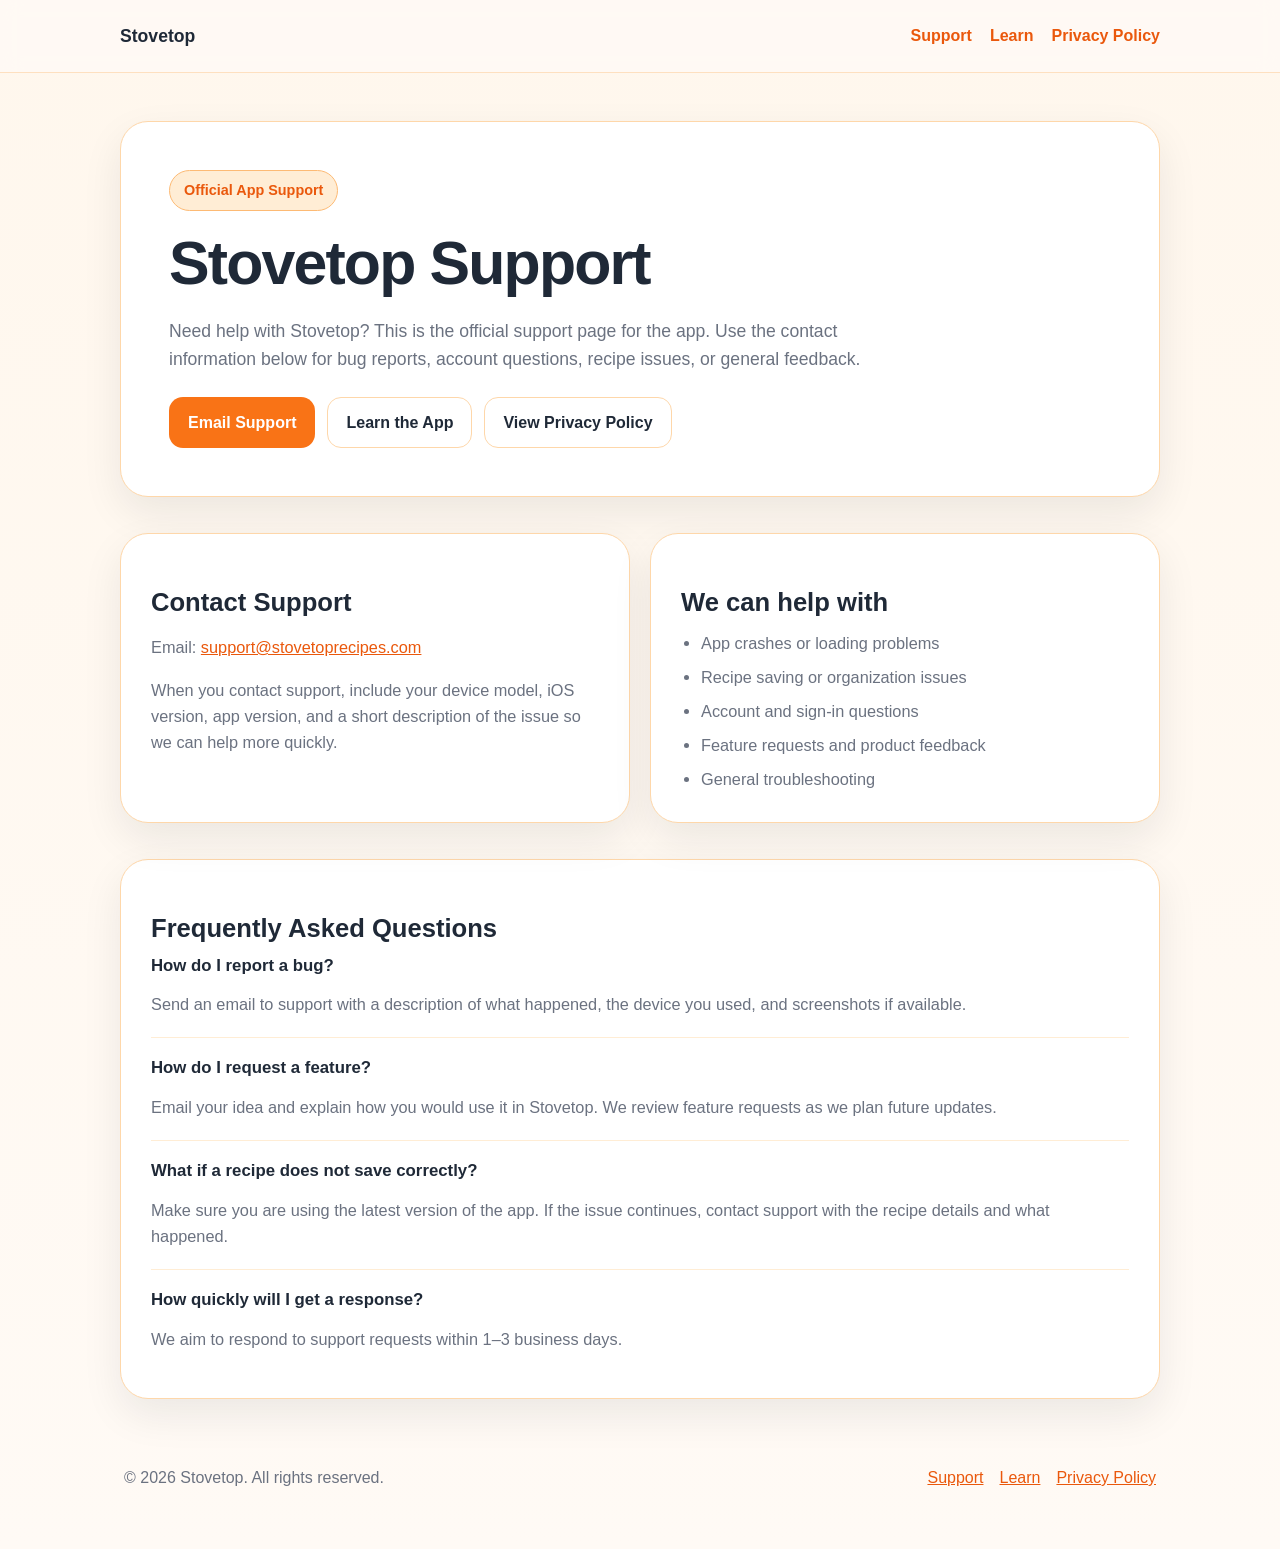
<file: index.html>
<!DOCTYPE html>
<html lang="en">
<head>
  <meta charset="UTF-8" />
  <meta name="viewport" content="width=device-width, initial-scale=1.0" />
  <title>Stovetop Support</title>
  <meta name="description" content="Official support page for the Stovetop app." />
  <link rel="stylesheet" href="styles.css" />
</head>
<body>
  <header class="site-header">
    <div class="container nav">
      <a class="brand" href="index.html">Stovetop</a>
      <nav>
        <a href="index.html">Support</a>
        <a href="learn.html">Learn</a>
        <a href="privacy.html">Privacy Policy</a>
      </nav>
    </div>
  </header>

  <main>
    <section class="hero">
      <div class="container hero-card">
        <div class="eyebrow">Official App Support</div>
        <h1>Stovetop Support</h1>
        <p class="lead">
          Need help with Stovetop? This is the official support page for the app.
          Use the contact information below for bug reports, account questions,
          recipe issues, or general feedback.
        </p>
        <div class="button-row">
          <a class="button primary" href="mailto:support@stovetoprecipes.com">Email Support</a>
          <a class="button secondary" href="learn.html">Learn the App</a>
          <a class="button secondary" href="privacy.html">View Privacy Policy</a>
        </div>
      </div>
    </section>

    <section class="section">
      <div class="container grid two">
        <article class="card">
          <h2>Contact Support</h2>
          <p>
            Email: <a href="mailto:support@stovetoprecipes.com">support@stovetoprecipes.com</a>
          </p>
          <p>
            When you contact support, include your device model, iOS version, app version,
            and a short description of the issue so we can help more quickly.
          </p>
        </article>

        <article class="card">
          <h2>We can help with</h2>
          <ul class="clean-list">
            <li>App crashes or loading problems</li>
            <li>Recipe saving or organization issues</li>
            <li>Account and sign-in questions</li>
            <li>Feature requests and product feedback</li>
            <li>General troubleshooting</li>
          </ul>
        </article>
      </div>
    </section>

    <section class="section">
      <div class="container">
        <article class="card">
          <h2>Frequently Asked Questions</h2>

          <div class="faq-item">
            <h3>How do I report a bug?</h3>
            <p>
              Send an email to support with a description of what happened, the device you used,
              and screenshots if available.
            </p>
          </div>

          <div class="faq-item">
            <h3>How do I request a feature?</h3>
            <p>
              Email your idea and explain how you would use it in Stovetop. We review feature
              requests as we plan future updates.
            </p>
          </div>

          <div class="faq-item">
            <h3>What if a recipe does not save correctly?</h3>
            <p>
              Make sure you are using the latest version of the app. If the issue continues,
              contact support with the recipe details and what happened.
            </p>
          </div>

          <div class="faq-item">
            <h3>How quickly will I get a response?</h3>
            <p>
              We aim to respond to support requests within 1–3 business days.
            </p>
          </div>
        </article>
      </div>
    </section>
  </main>

  <footer class="site-footer">
    <div class="container footer-wrap">
      <div>© 2026 Stovetop. All rights reserved.</div>
      <div class="footer-links">
        <a href="index.html">Support</a>
        <a href="learn.html">Learn</a>
        <a href="privacy.html">Privacy Policy</a>
      </div>
    </div>
  </footer>
</body>
</html>
</file>
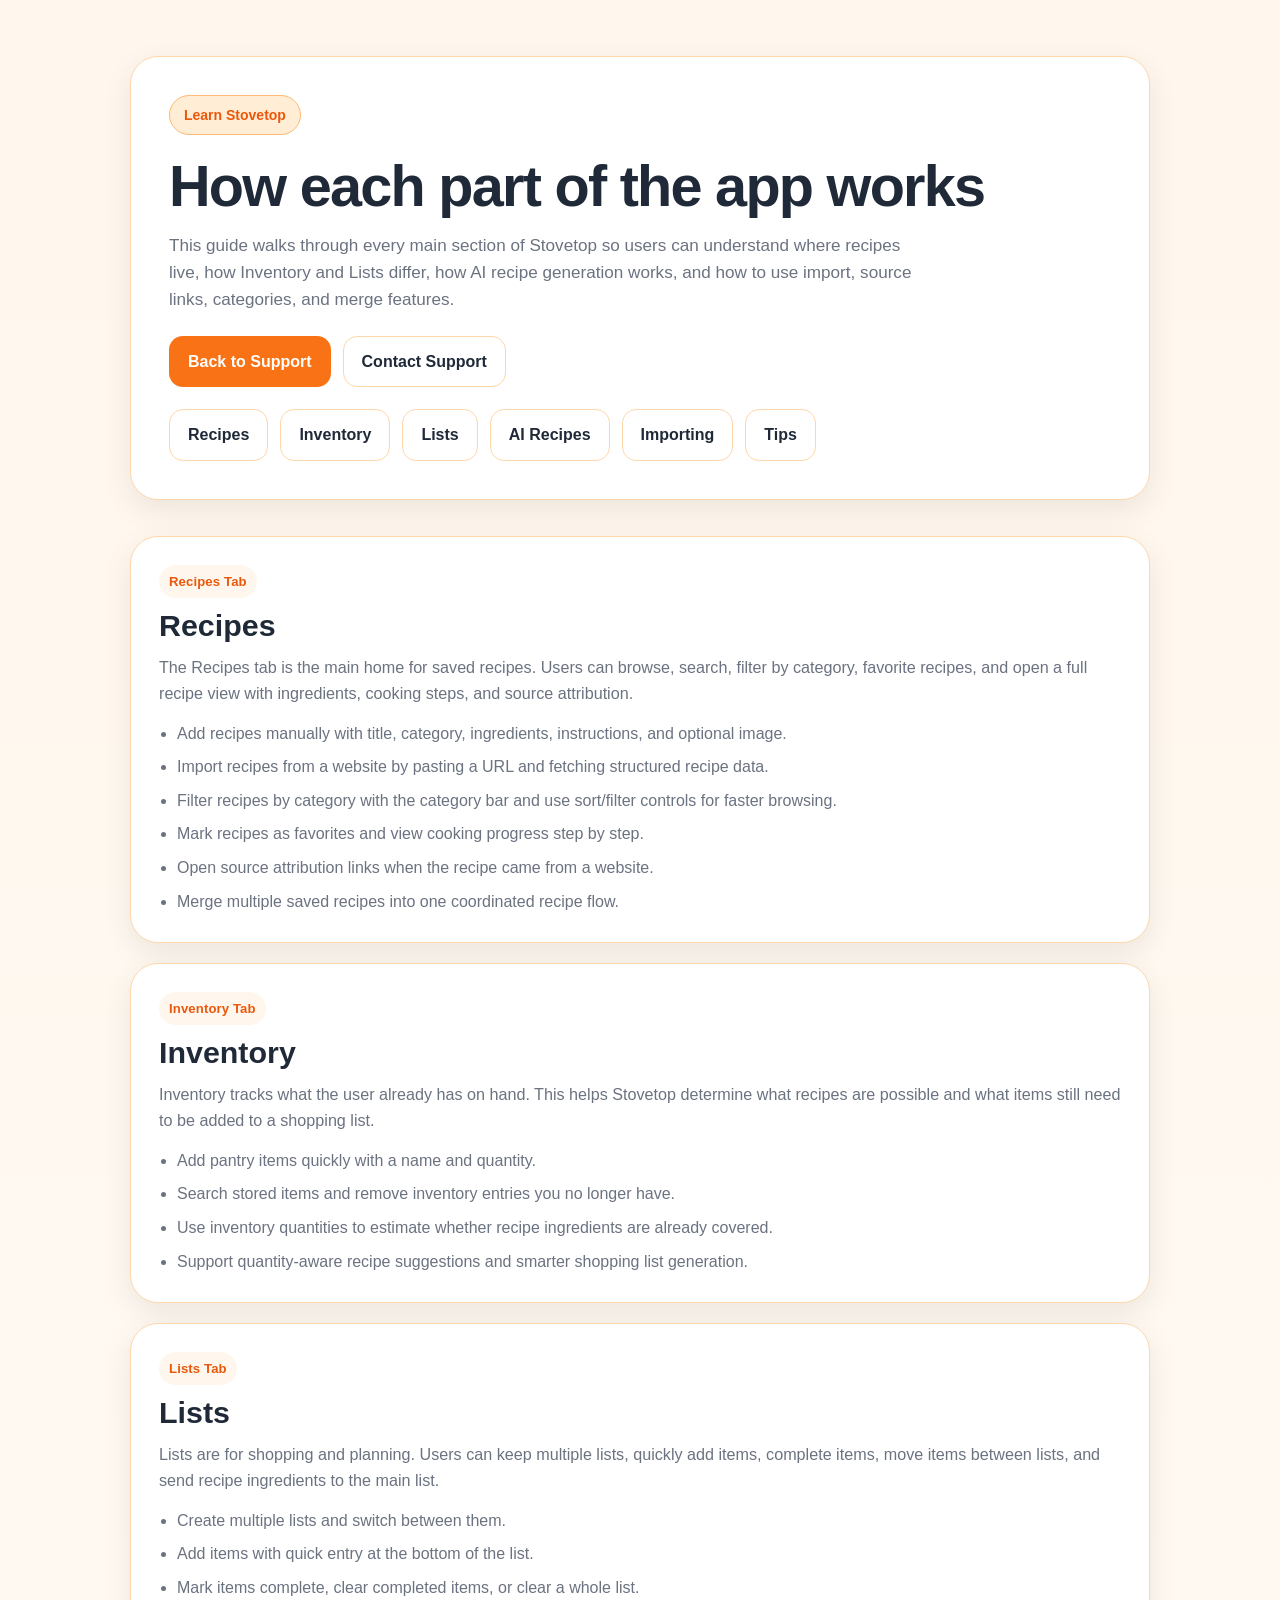
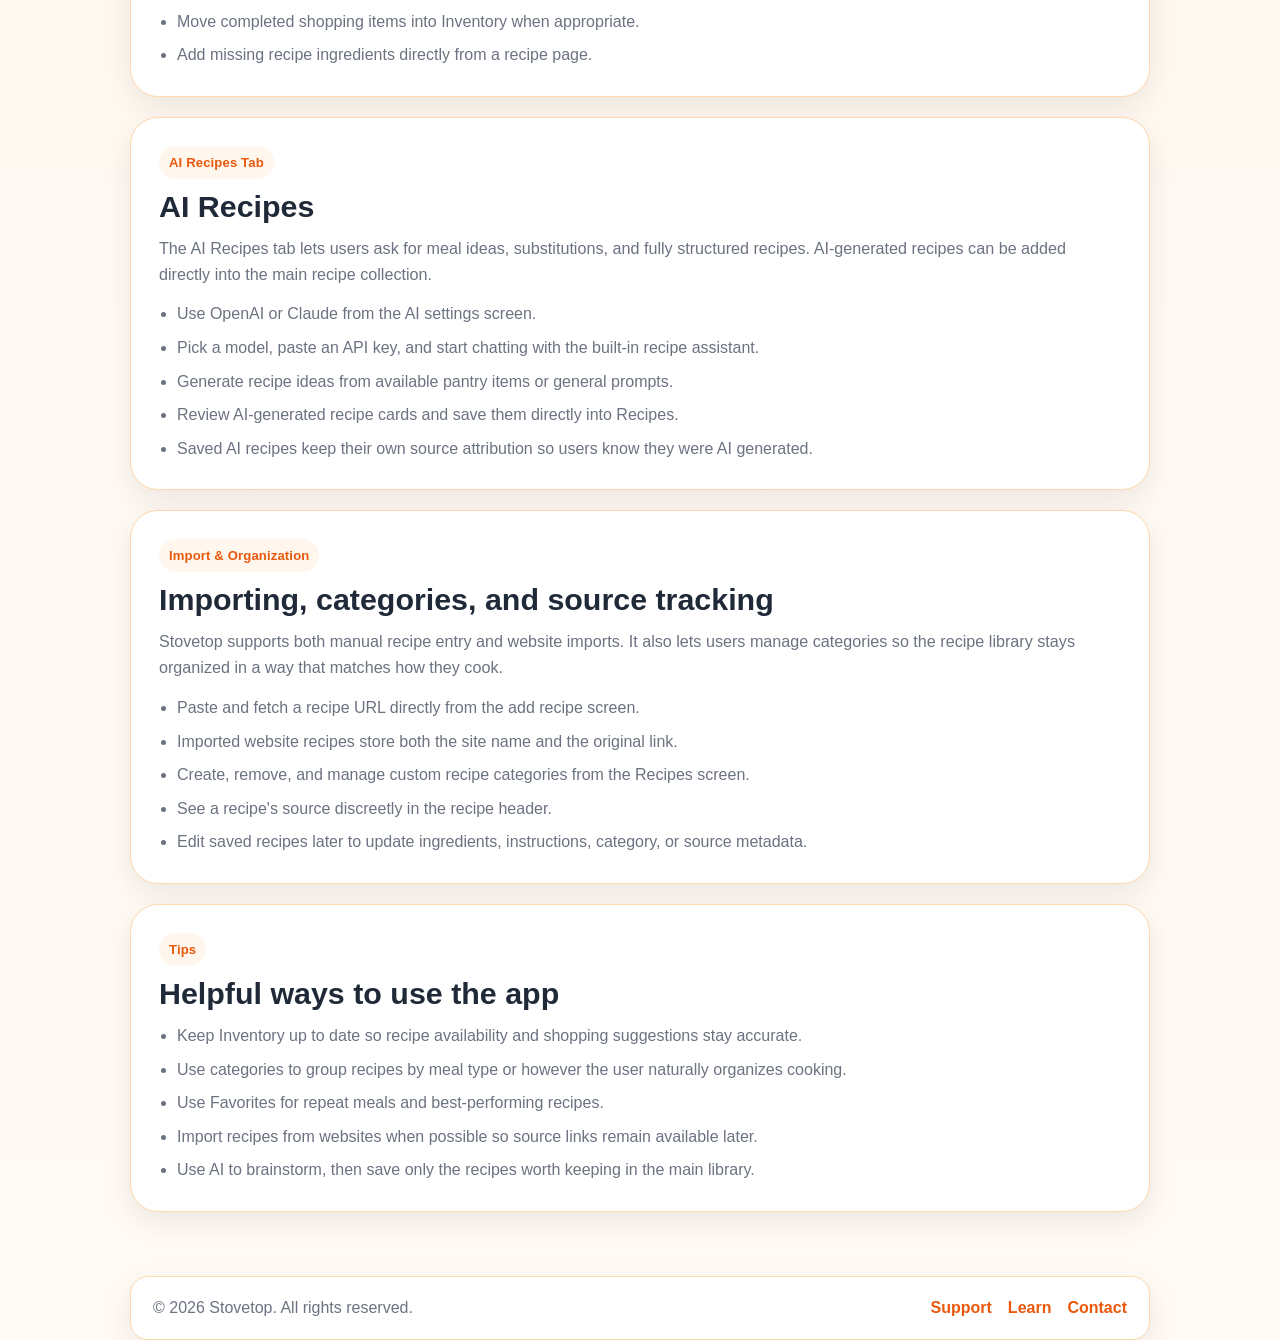
<file: learn.html>
<!DOCTYPE html>
<html lang="en">
<head>
  <meta charset="UTF-8" />
  <meta name="viewport" content="width=device-width, initial-scale=1.0" />
  <title>Learn Stovetop</title>
  <meta name="description" content="Learn how each part of the Stovetop app works." />
  <style>
    :root {
      --bg: #fffaf5;
      --card: #ffffff;
      --text: #1f2937;
      --muted: #6b7280;
      --accent: #f97316;
      --accent-dark: #ea580c;
      --border: #fed7aa;
      --shadow: 0 10px 30px rgba(0,0,0,0.08);
      --radius: 20px;
      --max: 1020px;
    }
    * { box-sizing: border-box; }
    body {
      margin: 0;
      font-family: -apple-system, BlinkMacSystemFont, "Segoe UI", Roboto, Helvetica, Arial, sans-serif;
      background: linear-gradient(180deg, #fff7ed 0%, var(--bg) 100%);
      color: var(--text);
      line-height: 1.6;
    }
    .container { width: min(calc(100% - 32px), var(--max)); margin: 0 auto; }
    header { padding: 56px 0 28px; }
    .hero, .card { background: var(--card); border: 1px solid var(--border); border-radius: 28px; box-shadow: var(--shadow); }
    .hero { padding: 38px; }
    .badge {
      display: inline-block; background: #ffedd5; color: var(--accent-dark); border: 1px solid #fdba74;
      border-radius: 999px; padding: 8px 14px; font-size: 14px; font-weight: 600; margin-bottom: 18px;
    }
    h1, h2, h3 { line-height: 1.15; margin: 0 0 12px; }
    h1 { font-size: clamp(2.1rem, 5vw, 3.6rem); letter-spacing: -0.03em; }
    h2 { font-size: clamp(1.3rem, 3vw, 1.9rem); }
    h3 { font-size: 1.05rem; }
    p { margin: 0 0 14px; color: var(--muted); font-size: 1.01rem; }
    .hero p { max-width: 760px; font-size: 1.07rem; }
    .actions, .toc { display: flex; flex-wrap: wrap; gap: 12px; margin-top: 22px; }
    .btn, .toc a {
      display: inline-flex; align-items: center; justify-content: center; padding: 12px 18px; border-radius: 14px;
      text-decoration: none; font-weight: 600; transition: 0.2s ease; border: 1px solid transparent;
    }
    .btn-primary { background: var(--accent); color: white; }
    .btn-primary:hover { background: var(--accent-dark); }
    .btn-secondary, .toc a { background: white; color: var(--text); border-color: var(--border); }
    .btn-secondary:hover, .toc a:hover { border-color: #fdba74; background: #fff7ed; }
    main { padding: 8px 0 64px; }
    .stack { display: grid; gap: 20px; }
    .card { padding: 28px; }
    .feature-list, .tip-list { margin: 12px 0 0; padding-left: 18px; color: var(--muted); }
    .feature-list li + li, .tip-list li + li { margin-top: 8px; }
    .mini {
      display: inline-block; margin-bottom: 10px; padding: 6px 10px; border-radius: 999px; background: #fff7ed;
      color: var(--accent-dark); font-size: 0.82rem; font-weight: 700; letter-spacing: 0.01em;
    }
    .footer-card {
      background: #fff; border: 1px solid var(--border); border-radius: 18px; padding: 18px 22px; display: flex;
      flex-wrap: wrap; justify-content: space-between; gap: 12px; color: var(--muted); box-shadow: var(--shadow);
    }
    .footer-links { display: flex; gap: 16px; flex-wrap: wrap; }
    .footer-links a { color: var(--accent-dark); text-decoration: none; font-weight: 600; }
    @media (max-width: 800px) { .hero, .card { padding: 24px; } }
  </style>
</head>
<body>
  <header>
    <div class="container">
      <section class="hero">
        <div class="badge">Learn Stovetop</div>
        <h1>How each part of the app works</h1>
        <p>
          This guide walks through every main section of Stovetop so users can understand where recipes live,
          how Inventory and Lists differ, how AI recipe generation works, and how to use import, source links,
          categories, and merge features.
        </p>
        <div class="actions">
          <a class="btn btn-primary" href="support_site.html">Back to Support</a>
          <a class="btn btn-secondary" href="mailto:support@stovetoprecipes.com">Contact Support</a>
        </div>
        <div class="toc">
          <a href="#recipes">Recipes</a>
          <a href="#inventory">Inventory</a>
          <a href="#lists">Lists</a>
          <a href="#ai">AI Recipes</a>
          <a href="#importing">Importing</a>
          <a href="#tips">Tips</a>
        </div>
      </section>
    </div>
  </header>
  <main>
    <div class="container">
      <div class="stack">
        <section class="card" id="recipes">
          <div class="mini">Recipes Tab</div>
          <h2>Recipes</h2>
          <p>The Recipes tab is the main home for saved recipes. Users can browse, search, filter by category, favorite recipes, and open a full recipe view with ingredients, cooking steps, and source attribution.</p>
          <ul class="feature-list">
            <li>Add recipes manually with title, category, ingredients, instructions, and optional image.</li>
            <li>Import recipes from a website by pasting a URL and fetching structured recipe data.</li>
            <li>Filter recipes by category with the category bar and use sort/filter controls for faster browsing.</li>
            <li>Mark recipes as favorites and view cooking progress step by step.</li>
            <li>Open source attribution links when the recipe came from a website.</li>
            <li>Merge multiple saved recipes into one coordinated recipe flow.</li>
          </ul>
        </section>
        <section class="card" id="inventory">
          <div class="mini">Inventory Tab</div>
          <h2>Inventory</h2>
          <p>Inventory tracks what the user already has on hand. This helps Stovetop determine what recipes are possible and what items still need to be added to a shopping list.</p>
          <ul class="feature-list">
            <li>Add pantry items quickly with a name and quantity.</li>
            <li>Search stored items and remove inventory entries you no longer have.</li>
            <li>Use inventory quantities to estimate whether recipe ingredients are already covered.</li>
            <li>Support quantity-aware recipe suggestions and smarter shopping list generation.</li>
          </ul>
        </section>
        <section class="card" id="lists">
          <div class="mini">Lists Tab</div>
          <h2>Lists</h2>
          <p>Lists are for shopping and planning. Users can keep multiple lists, quickly add items, complete items, move items between lists, and send recipe ingredients to the main list.</p>
          <ul class="feature-list">
            <li>Create multiple lists and switch between them.</li>
            <li>Add items with quick entry at the bottom of the list.</li>
            <li>Mark items complete, clear completed items, or clear a whole list.</li>
            <li>Move completed shopping items into Inventory when appropriate.</li>
            <li>Add missing recipe ingredients directly from a recipe page.</li>
          </ul>
        </section>
        <section class="card" id="ai">
          <div class="mini">AI Recipes Tab</div>
          <h2>AI Recipes</h2>
          <p>The AI Recipes tab lets users ask for meal ideas, substitutions, and fully structured recipes. AI-generated recipes can be added directly into the main recipe collection.</p>
          <ul class="feature-list">
            <li>Use OpenAI or Claude from the AI settings screen.</li>
            <li>Pick a model, paste an API key, and start chatting with the built-in recipe assistant.</li>
            <li>Generate recipe ideas from available pantry items or general prompts.</li>
            <li>Review AI-generated recipe cards and save them directly into Recipes.</li>
            <li>Saved AI recipes keep their own source attribution so users know they were AI generated.</li>
          </ul>
        </section>
        <section class="card" id="importing">
          <div class="mini">Import & Organization</div>
          <h2>Importing, categories, and source tracking</h2>
          <p>Stovetop supports both manual recipe entry and website imports. It also lets users manage categories so the recipe library stays organized in a way that matches how they cook.</p>
          <ul class="feature-list">
            <li>Paste and fetch a recipe URL directly from the add recipe screen.</li>
            <li>Imported website recipes store both the site name and the original link.</li>
            <li>Create, remove, and manage custom recipe categories from the Recipes screen.</li>
            <li>See a recipe's source discreetly in the recipe header.</li>
            <li>Edit saved recipes later to update ingredients, instructions, category, or source metadata.</li>
          </ul>
        </section>
        <section class="card" id="tips">
          <div class="mini">Tips</div>
          <h2>Helpful ways to use the app</h2>
          <ul class="tip-list">
            <li>Keep Inventory up to date so recipe availability and shopping suggestions stay accurate.</li>
            <li>Use categories to group recipes by meal type or however the user naturally organizes cooking.</li>
            <li>Use Favorites for repeat meals and best-performing recipes.</li>
            <li>Import recipes from websites when possible so source links remain available later.</li>
            <li>Use AI to brainstorm, then save only the recipes worth keeping in the main library.</li>
          </ul>
        </section>
      </div>
    </div>
  </main>
  <footer>
    <div class="container">
      <div class="footer-card">
        <div>© 2026 Stovetop. All rights reserved.</div>
        <div class="footer-links">
          <a href="support_site.html">Support</a>
          <a href="learn.html">Learn</a>
          <a href="mailto:support@stovetoprecipes.com">Contact</a>
        </div>
      </div>
    </div>
  </footer>
</body>
</html>
</file>
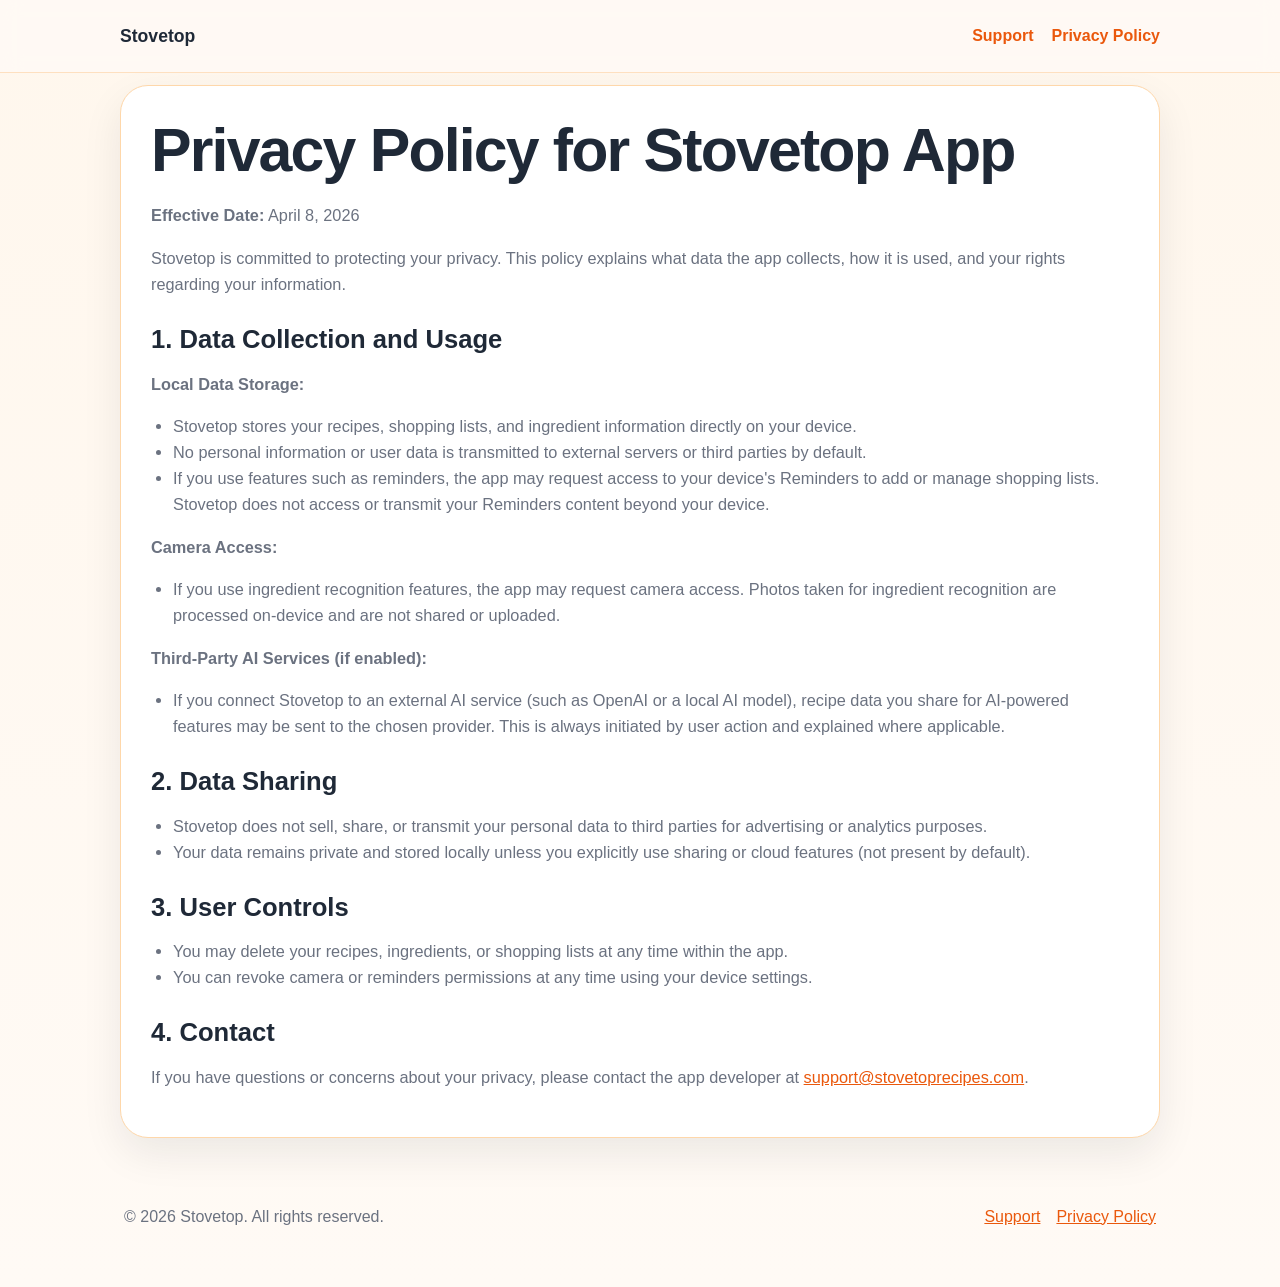
<file: privacy.html>
<!DOCTYPE html>
<html lang="en">
<head>
  <meta charset="UTF-8" />
  <meta name="viewport" content="width=device-width, initial-scale=1.0" />
  <title>Stovetop Privacy Policy</title>
  <meta name="description" content="Privacy Policy for the Stovetop app." />
  <link rel="stylesheet" href="styles.css" />
</head>
<body>
  <header class="site-header">
    <div class="container nav">
      <a class="brand" href="index.html">Stovetop</a>
      <nav>
        <a href="index.html">Support</a>
        <a href="privacy.html">Privacy Policy</a>
      </nav>
    </div>
  </header>

  <main class="section">
    <div class="container">
      <article class="card legal">
        <h1>Privacy Policy for Stovetop App</h1>
        <p><strong>Effective Date:</strong> April 8, 2026</p>

        <p>
          Stovetop is committed to protecting your privacy. This policy explains what data the app collects, how it is used, and your rights regarding your information.
        </p>

        <h2>1. Data Collection and Usage</h2>

        <p><strong>Local Data Storage:</strong></p>
        <ul>
          <li>Stovetop stores your recipes, shopping lists, and ingredient information directly on your device.</li>
          <li>No personal information or user data is transmitted to external servers or third parties by default.</li>
          <li>If you use features such as reminders, the app may request access to your device's Reminders to add or manage shopping lists. Stovetop does not access or transmit your Reminders content beyond your device.</li>
        </ul>

        <p><strong>Camera Access:</strong></p>
        <ul>
          <li>If you use ingredient recognition features, the app may request camera access. Photos taken for ingredient recognition are processed on-device and are not shared or uploaded.</li>
        </ul>

        <p><strong>Third-Party AI Services (if enabled):</strong></p>
        <ul>
          <li>If you connect Stovetop to an external AI service (such as OpenAI or a local AI model), recipe data you share for AI-powered features may be sent to the chosen provider. This is always initiated by user action and explained where applicable.</li>
        </ul>

        <h2>2. Data Sharing</h2>
        <ul>
          <li>Stovetop does not sell, share, or transmit your personal data to third parties for advertising or analytics purposes.</li>
          <li>Your data remains private and stored locally unless you explicitly use sharing or cloud features (not present by default).</li>
        </ul>

        <h2>3. User Controls</h2>
        <ul>
          <li>You may delete your recipes, ingredients, or shopping lists at any time within the app.</li>
          <li>You can revoke camera or reminders permissions at any time using your device settings.</li>
        </ul>

        <h2>4. Contact</h2>
        <p>
          If you have questions or concerns about your privacy, please contact the app developer at <a href="mailto:support@stovetoprecipes.com">support@stovetoprecipes.com</a>.
        </p>
      </article>
    </div>
  </main>

  <footer class="site-footer">
    <div class="container footer-wrap">
      <div>© 2026 Stovetop. All rights reserved.</div>
      <div class="footer-links">
        <a href="index.html">Support</a>
        <a href="privacy.html">Privacy Policy</a>
      </div>
    </div>
  </footer>
</body>
</html>
</file>
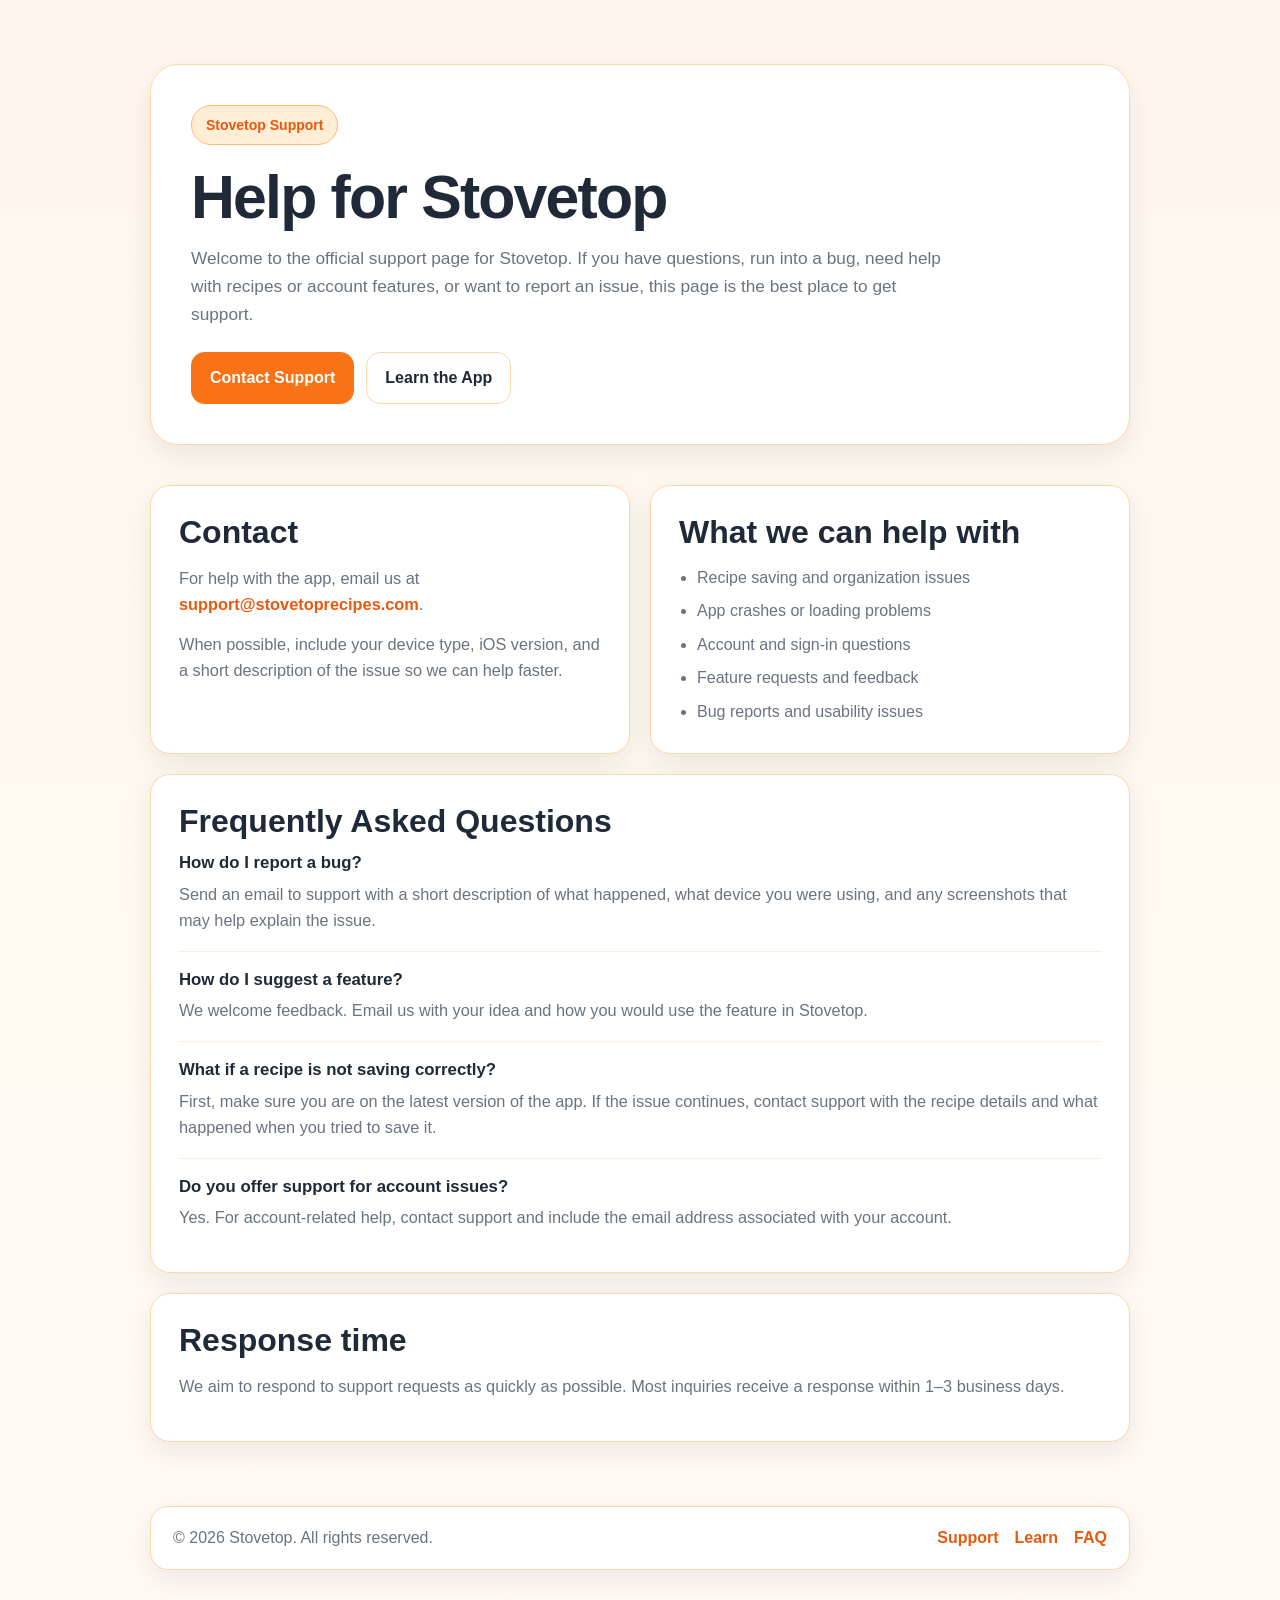
<file: support_site.html>
<!DOCTYPE html>
<html lang="en">
<head>
  <meta charset="UTF-8" />
  <meta name="viewport" content="width=device-width, initial-scale=1.0" />
  <title>Stovetop Support</title>
  <meta name="description" content="Support page for the Stovetop app." />
  <style>
    :root {
      --bg: #fffaf5;
      --card: #ffffff;
      --text: #1f2937;
      --muted: #6b7280;
      --accent: #f97316;
      --accent-dark: #ea580c;
      --border: #fed7aa;
      --shadow: 0 10px 30px rgba(0,0,0,0.08);
      --radius: 20px;
      --max: 980px;
    }

    * { box-sizing: border-box; }

    body {
      margin: 0;
      font-family: -apple-system, BlinkMacSystemFont, "Segoe UI", Roboto, Helvetica, Arial, sans-serif;
      background: linear-gradient(180deg, #fff7ed 0%, var(--bg) 100%);
      color: var(--text);
      line-height: 1.6;
    }

    .container {
      width: min(calc(100% - 32px), var(--max));
      margin: 0 auto;
    }

    header {
      padding: 64px 0 32px;
    }

    .hero {
      background: var(--card);
      border: 1px solid var(--border);
      border-radius: 28px;
      box-shadow: var(--shadow);
      padding: 40px;
    }

    .badge {
      display: inline-block;
      background: #ffedd5;
      color: var(--accent-dark);
      border: 1px solid #fdba74;
      border-radius: 999px;
      padding: 8px 14px;
      font-size: 14px;
      font-weight: 600;
      margin-bottom: 18px;
    }

    h1, h2, h3 {
      line-height: 1.15;
      margin: 0 0 12px;
    }

    h1 {
      font-size: clamp(2.2rem, 5vw, 3.8rem);
      letter-spacing: -0.03em;
    }

    h2 {
      font-size: clamp(1.4rem, 3vw, 2rem);
      margin-bottom: 14px;
    }

    p {
      margin: 0 0 14px;
      color: var(--muted);
      font-size: 1.02rem;
    }

    .hero p {
      max-width: 760px;
      font-size: 1.08rem;
    }

    .actions {
      display: flex;
      flex-wrap: wrap;
      gap: 12px;
      margin-top: 24px;
    }

    .btn {
      display: inline-flex;
      align-items: center;
      justify-content: center;
      padding: 12px 18px;
      border-radius: 14px;
      text-decoration: none;
      font-weight: 600;
      transition: 0.2s ease;
      border: 1px solid transparent;
    }

    .btn-primary {
      background: var(--accent);
      color: white;
    }

    .btn-primary:hover {
      background: var(--accent-dark);
    }

    .btn-secondary {
      background: white;
      color: var(--text);
      border-color: var(--border);
    }

    .btn-secondary:hover {
      border-color: #fdba74;
      background: #fff7ed;
    }

    main {
      padding: 8px 0 64px;
    }

    .grid {
      display: grid;
      grid-template-columns: repeat(12, 1fr);
      gap: 20px;
    }

    .card {
      grid-column: span 12;
      background: var(--card);
      border: 1px solid var(--border);
      border-radius: var(--radius);
      box-shadow: var(--shadow);
      padding: 28px;
    }

    .card.half {
      grid-column: span 6;
    }

    ul {
      margin: 10px 0 0;
      padding-left: 18px;
      color: var(--muted);
    }

    li + li {
      margin-top: 8px;
    }

    .faq-item + .faq-item {
      margin-top: 18px;
      padding-top: 18px;
      border-top: 1px solid #ffedd5;
    }

    .faq-item h3 {
      font-size: 1.05rem;
      margin-bottom: 8px;
    }

    .email {
      color: var(--accent-dark);
      font-weight: 700;
      text-decoration: none;
    }

    footer {
      padding: 0 0 48px;
    }

    .footer-card {
      background: #fff;
      border: 1px solid var(--border);
      border-radius: 18px;
      padding: 18px 22px;
      display: flex;
      flex-wrap: wrap;
      justify-content: space-between;
      gap: 12px;
      color: var(--muted);
      box-shadow: var(--shadow);
    }

    .footer-links {
      display: flex;
      gap: 16px;
      flex-wrap: wrap;
    }

    .footer-links a {
      color: var(--accent-dark);
      text-decoration: none;
      font-weight: 600;
    }

    @media (max-width: 800px) {
      .hero, .card {
        padding: 24px;
      }

      .card.half {
        grid-column: span 12;
      }
    }
  </style>
</head>
<body>
  <header>
    <div class="container">
      <section class="hero">
        <div class="badge">Stovetop Support</div>
        <h1>Help for Stovetop</h1>
        <p>
          Welcome to the official support page for Stovetop. If you have questions,
          run into a bug, need help with recipes or account features, or want to report an issue,
          this page is the best place to get support.
        </p>
        <div class="actions">
          <a class="btn btn-primary" href="mailto:support@stovetoprecipes.com">Contact Support</a>
          <a class="btn btn-secondary" href="learn.html">Learn the App</a>
        </div>
      </section>
    </div>
  </header>

  <main>
    <div class="container">
      <div class="grid">
        <section class="card half">
          <h2>Contact</h2>
          <p>
            For help with the app, email us at
            <a class="email" href="mailto:support@stovetoprecipes.com">support@stovetoprecipes.com</a>.
          </p>
          <p>
            When possible, include your device type, iOS version, and a short description of the issue so we can help faster.
          </p>
        </section>

        <section class="card half">
          <h2>What we can help with</h2>
          <ul>
            <li>Recipe saving and organization issues</li>
            <li>App crashes or loading problems</li>
            <li>Account and sign-in questions</li>
            <li>Feature requests and feedback</li>
            <li>Bug reports and usability issues</li>
          </ul>
        </section>

        <section class="card" id="faq">
          <h2>Frequently Asked Questions</h2>

          <div class="faq-item">
            <h3>How do I report a bug?</h3>
            <p>
              Send an email to support with a short description of what happened, what device you were using,
              and any screenshots that may help explain the issue.
            </p>
          </div>

          <div class="faq-item">
            <h3>How do I suggest a feature?</h3>
            <p>
              We welcome feedback. Email us with your idea and how you would use the feature in Stovetop.
            </p>
          </div>

          <div class="faq-item">
            <h3>What if a recipe is not saving correctly?</h3>
            <p>
              First, make sure you are on the latest version of the app. If the issue continues, contact support
              with the recipe details and what happened when you tried to save it.
            </p>
          </div>

          <div class="faq-item">
            <h3>Do you offer support for account issues?</h3>
            <p>
              Yes. For account-related help, contact support and include the email address associated with your account.
            </p>
          </div>
        </section>

        <section class="card">
          <h2>Response time</h2>
          <p>
            We aim to respond to support requests as quickly as possible. Most inquiries receive a response within 1–3 business days.
          </p>
        </section>
      </div>
    </div>
  </main>

  <footer>
    <div class="container">
      <div class="footer-card">
        <div>© 2026 Stovetop. All rights reserved.</div>
        <div class="footer-links">
          <a href="mailto:support@stovetoprecipes.com">Support</a>
          <a href="learn.html">Learn</a>
          <a href="#faq">FAQ</a>
        </div>
      </div>
    </div>
  </footer>
</body>
</html>
</file>
<file: styles.css>
* {
  box-sizing: border-box;
}

:root {
  --bg: #fffaf5;
  --surface: #ffffff;
  --surface-soft: #fff7ed;
  --text: #1f2937;
  --muted: #6b7280;
  --accent: #f97316;
  --accent-dark: #ea580c;
  --border: #fed7aa;
  --shadow: 0 16px 40px rgba(15, 23, 42, 0.08);
  --radius: 22px;
  --max: 1040px;
}

html {
  scroll-behavior: smooth;
}

body {
  margin: 0;
  font-family: -apple-system, BlinkMacSystemFont, "Segoe UI", Roboto, Helvetica, Arial, sans-serif;
  color: var(--text);
  background: linear-gradient(180deg, #fff7ed 0%, var(--bg) 100%);
  line-height: 1.6;
}

a {
  color: var(--accent-dark);
}

.container {
  width: min(calc(100% - 32px), var(--max));
  margin: 0 auto;
}

.site-header {
  position: sticky;
  top: 0;
  z-index: 10;
  backdrop-filter: blur(10px);
  background: rgba(255, 250, 245, 0.88);
  border-bottom: 1px solid rgba(253, 186, 116, 0.4);
}

.nav {
  min-height: 72px;
  display: flex;
  align-items: center;
  justify-content: space-between;
  gap: 16px;
}

.nav nav {
  display: flex;
  gap: 18px;
  flex-wrap: wrap;
}

.nav a {
  text-decoration: none;
  font-weight: 600;
}

.brand {
  color: var(--text);
  font-size: 1.1rem;
}

.hero {
  padding: 48px 0 24px;
}

.hero-card,
.card {
  background: var(--surface);
  border: 1px solid var(--border);
  box-shadow: var(--shadow);
  border-radius: 28px;
}

.hero-card {
  padding: 48px;
}

.eyebrow {
  display: inline-block;
  padding: 8px 14px;
  border-radius: 999px;
  background: #ffedd5;
  border: 1px solid #fdba74;
  color: var(--accent-dark);
  font-size: 0.9rem;
  font-weight: 700;
  margin-bottom: 18px;
}

h1, h2, h3 {
  line-height: 1.15;
  margin: 0 0 12px;
}

h1 {
  font-size: clamp(2.2rem, 5vw, 3.8rem);
  letter-spacing: -0.03em;
}

h2 {
  font-size: clamp(1.35rem, 2vw, 1.9rem);
  margin-top: 24px;
}

h3 {
  font-size: 1.05rem;
}

p, li {
  color: var(--muted);
  font-size: 1.02rem;
}

.lead {
  max-width: 760px;
  font-size: 1.1rem;
}

.button-row {
  display: flex;
  flex-wrap: wrap;
  gap: 12px;
  margin-top: 24px;
}

.button {
  display: inline-flex;
  align-items: center;
  justify-content: center;
  text-decoration: none;
  border-radius: 14px;
  padding: 12px 18px;
  font-weight: 700;
  border: 1px solid transparent;
  transition: 0.2s ease;
}

.button.primary {
  background: var(--accent);
  color: white;
}

.button.primary:hover {
  background: var(--accent-dark);
}

.button.secondary {
  background: white;
  color: var(--text);
  border-color: var(--border);
}

.button.secondary:hover {
  background: var(--surface-soft);
}

.section {
  padding: 12px 0 24px;
}

.grid {
  display: grid;
  gap: 20px;
}

.grid.two {
  grid-template-columns: repeat(2, minmax(0, 1fr));
}

.card {
  padding: 30px;
}

.clean-list {
  padding-left: 20px;
  margin: 0;
}

.clean-list li + li {
  margin-top: 8px;
}

.faq-item + .faq-item {
  margin-top: 20px;
  padding-top: 20px;
  border-top: 1px solid #ffedd5;
}

.notice {
  background: #fff7ed;
}

.legal h1 {
  margin-bottom: 10px;
}

.legal h2 {
  margin-top: 28px;
}

.legal ul {
  padding-left: 22px;
}

.legal-note {
  margin-top: 28px;
  padding: 16px 18px;
  border-radius: 16px;
  background: #fff7ed;
  border: 1px solid var(--border);
  color: var(--text);
}

.site-footer {
  padding: 24px 0 40px;
}

.footer-wrap {
  display: flex;
  justify-content: space-between;
  gap: 16px;
  flex-wrap: wrap;
  padding: 18px 4px;
  color: var(--muted);
}

.footer-links {
  display: flex;
  gap: 16px;
  flex-wrap: wrap;
}

@media (max-width: 760px) {
  .hero-card,
  .card {
    padding: 24px;
    border-radius: 22px;
  }

  .grid.two {
    grid-template-columns: 1fr;
  }

  .nav {
    align-items: flex-start;
    padding: 14px 0;
    flex-direction: column;
  }
}
</file>
